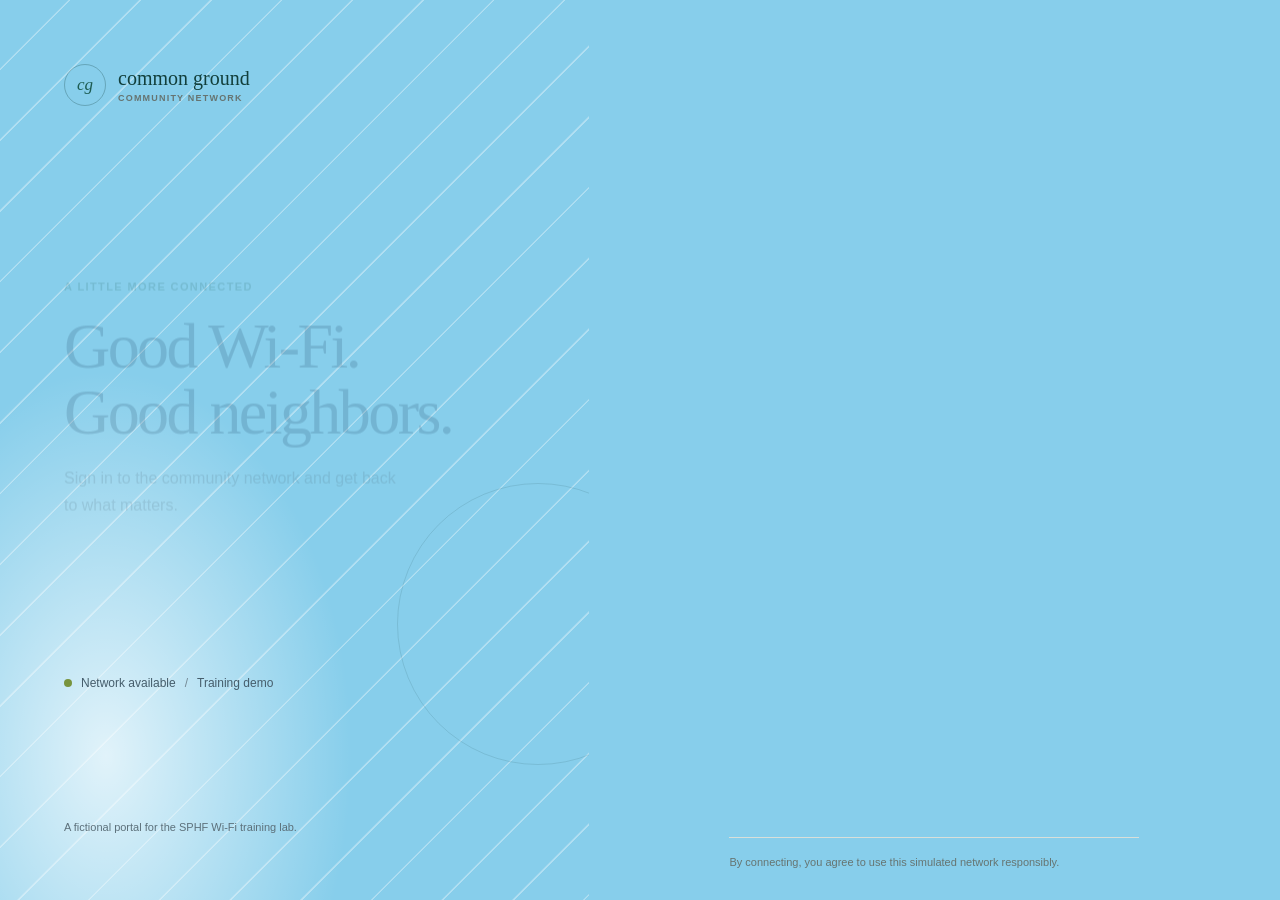
<file: index.html>
<!DOCTYPE html>
<html lang="en">
<head>
  <meta charset="UTF-8">
  <meta name="viewport" content="width=device-width, initial-scale=1.0">
  <meta http-equiv="refresh" content="0; url=tracks/development/portal/login.html">
  <title>SPHF Wi-Fi Portal Training Lab</title>
</head>
<body>
  <p>Opening the training portal…</p>
  <p><a href="tracks/development/portal/login.html">Continue to the Wi-Fi portal</a></p>
</body>
</html>
</file>
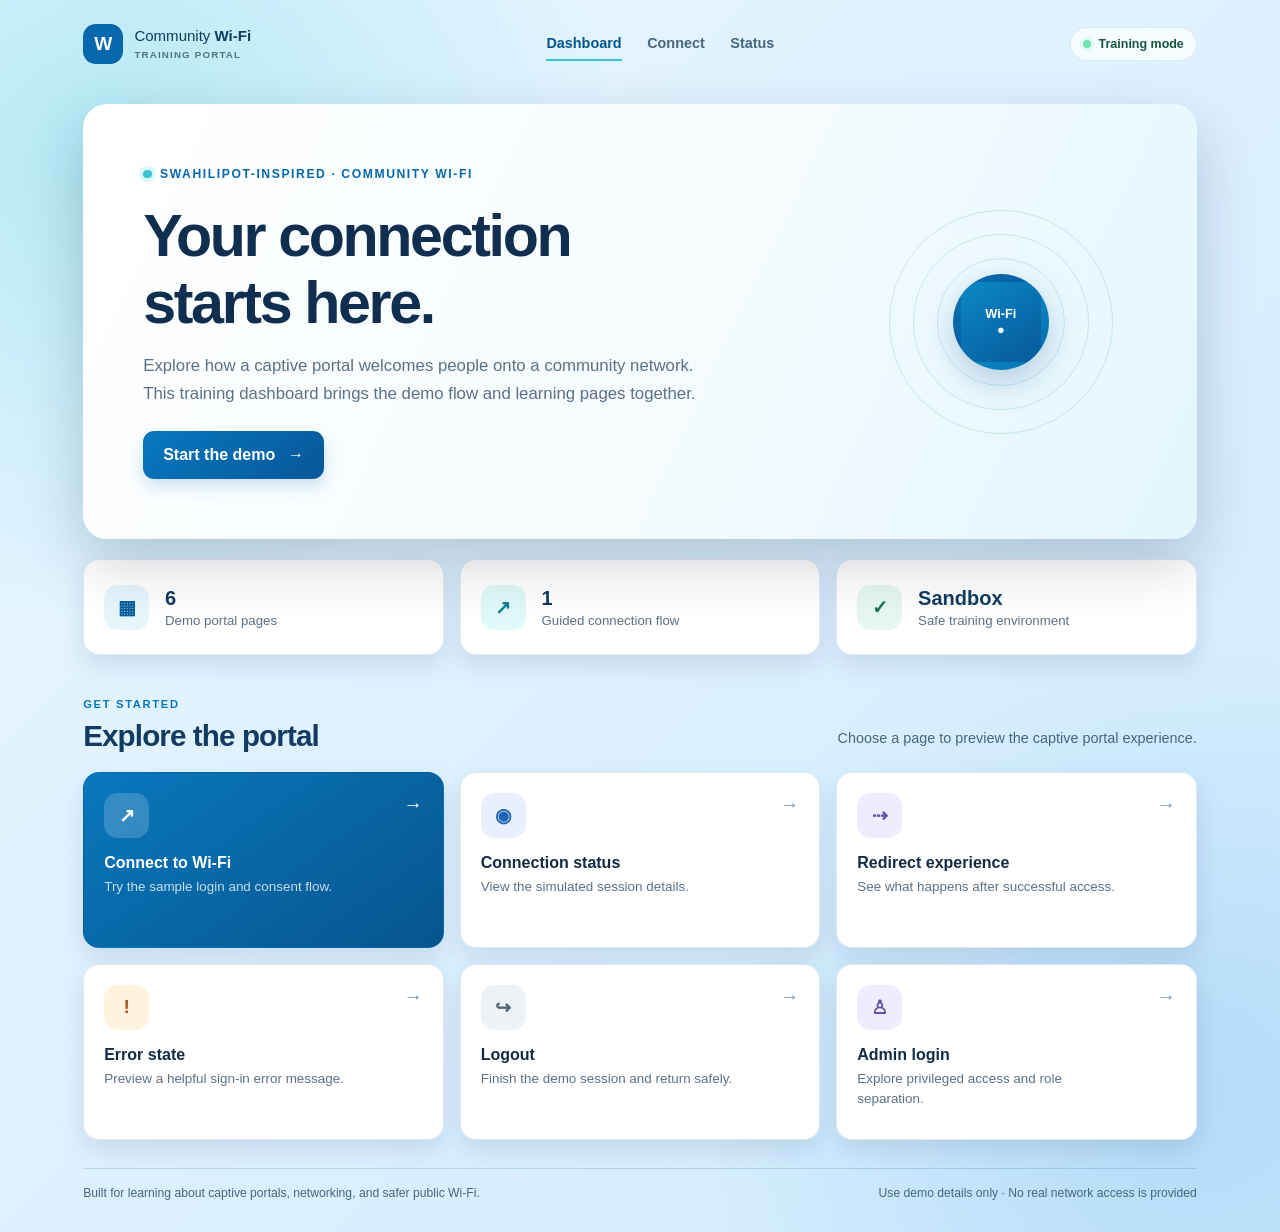
<file: tracks/development/portal/index.html>
<!DOCTYPE html>
<html lang="en">
<head>
  <meta charset="UTF-8">
  <meta name="viewport" content="width=device-width, initial-scale=1.0">
  <title>Training Dashboard | Community Wi‑Fi</title>
  <link rel="stylesheet" href="assets/css/styles.css">
</head>
<body>
  <main class="dashboard-shell">
    <header class="dashboard-header">
      <a class="dashboard-brand" href="index.html" aria-label="Community Wi-Fi training dashboard home">
        <span class="brand-mark" aria-hidden="true">W</span>
        <span>Community <strong>Wi-Fi</strong><small>TRAINING PORTAL</small></span>
      </a>
      <nav class="dashboard-nav" aria-label="Main navigation">
        <a href="index.html" aria-current="page">Dashboard</a>
        <a href="login.html">Connect</a>
        <a href="status.html">Status</a>
      </nav>
      <span class="training-badge"><span aria-hidden="true"></span>Training mode</span>
    </header>

    <section class="dashboard-hero">
      <div class="hero-copy">
        <p class="brand-label">Swahilipot-inspired · Community Wi-Fi</p>
        <h1>Your connection starts here.</h1>
        <p>Explore how a captive portal welcomes people onto a community network. This training dashboard brings the demo flow and learning pages together.</p>
        <a class="button-link" href="login.html">Start the demo <span aria-hidden="true">→</span></a>
      </div>
      <div class="hero-art" aria-hidden="true">
        <div class="signal signal-one"></div>
        <div class="signal signal-two"></div>
        <div class="signal signal-three"></div>
        <div class="signal-core"><span>Wi‑Fi</span><strong>●</strong></div>
      </div>
    </section>

    <section class="dashboard-metrics" aria-label="Training portal overview">
      <article class="metric-card">
        <span class="metric-icon" aria-hidden="true">▦</span>
        <div><strong>6</strong><span>Demo portal pages</span></div>
      </article>
      <article class="metric-card">
        <span class="metric-icon metric-icon-aqua" aria-hidden="true">↗</span>
        <div><strong>1</strong><span>Guided connection flow</span></div>
      </article>
      <article class="metric-card">
        <span class="metric-icon metric-icon-green" aria-hidden="true">✓</span>
        <div><strong>Sandbox</strong><span>Safe training environment</span></div>
      </article>
    </section>

    <section class="dashboard-content">
      <div class="section-heading">
        <div>
          <p class="eyebrow">GET STARTED</p>
          <h2>Explore the portal</h2>
        </div>
        <p>Choose a page to preview the captive portal experience.</p>
      </div>

      <nav class="portal-grid" aria-label="Portal pages">
        <a class="portal-tile portal-tile-featured" href="login.html">
          <span class="tile-icon" aria-hidden="true">↗</span>
          <span class="tile-title">Connect to Wi-Fi</span>
          <span class="tile-description">Try the sample login and consent flow.</span>
          <span class="tile-arrow" aria-hidden="true">→</span>
        </a>
        <a class="portal-tile" href="status.html">
          <span class="tile-icon tile-icon-blue" aria-hidden="true">◉</span>
          <span class="tile-title">Connection status</span>
          <span class="tile-description">View the simulated session details.</span>
          <span class="tile-arrow" aria-hidden="true">→</span>
        </a>
        <a class="portal-tile" href="redirect.html">
          <span class="tile-icon tile-icon-violet" aria-hidden="true">⇢</span>
          <span class="tile-title">Redirect experience</span>
          <span class="tile-description">See what happens after successful access.</span>
          <span class="tile-arrow" aria-hidden="true">→</span>
        </a>
        <a class="portal-tile" href="error.html">
          <span class="tile-icon tile-icon-orange" aria-hidden="true">!</span>
          <span class="tile-title">Error state</span>
          <span class="tile-description">Preview a helpful sign-in error message.</span>
          <span class="tile-arrow" aria-hidden="true">→</span>
        </a>
        <a class="portal-tile" href="logout.html">
          <span class="tile-icon tile-icon-slate" aria-hidden="true">↪</span>
          <span class="tile-title">Logout</span>
          <span class="tile-description">Finish the demo session and return safely.</span>
          <span class="tile-arrow" aria-hidden="true">→</span>
        </a>
        <a class="portal-tile" href="alogin.html">
          <span class="tile-icon tile-icon-violet" aria-hidden="true">♙</span>
          <span class="tile-title">Admin login</span>
          <span class="tile-description">Explore privileged access and role separation.</span>
          <span class="tile-arrow" aria-hidden="true">→</span>
        </a>
      </nav>
    </section>

    <footer class="dashboard-footer">
      <span>Built for learning about captive portals, networking, and safer public Wi-Fi.</span>
      <span>Use demo details only · No real network access is provided</span>
    </footer>
  </main>
</body>
</html>
</file>
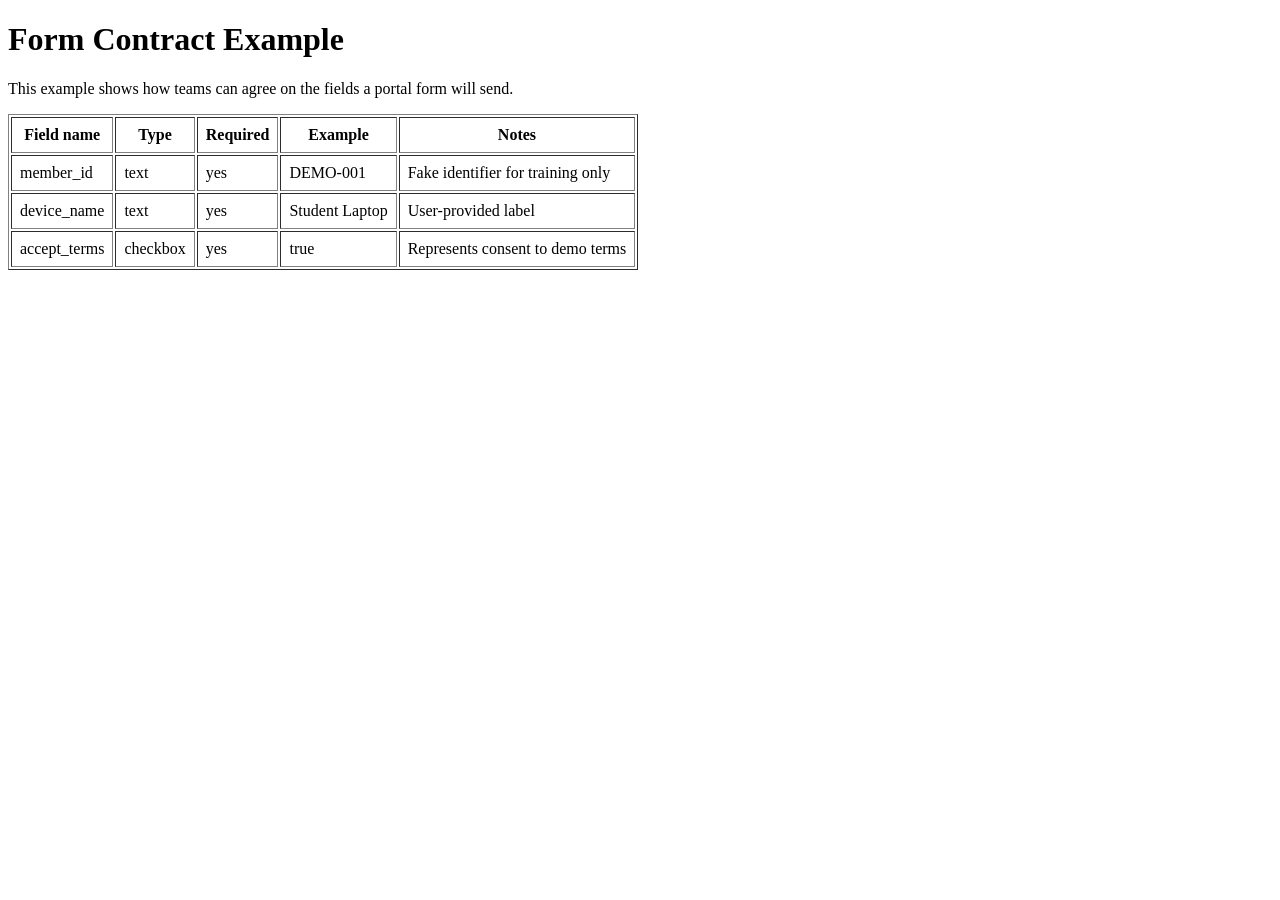
<file: examples/form-contract-example.html>
<!DOCTYPE html>
<html lang="en">
<head>
  <meta charset="UTF-8">
  <meta name="viewport" content="width=device-width, initial-scale=1.0">
  <title>Form Contract Example</title>
</head>
<body>
  <main>
    <h1>Form Contract Example</h1>
    <p>This example shows how teams can agree on the fields a portal form will send.</p>
    <table border="1" cellpadding="8">
      <thead>
        <tr>
          <th>Field name</th>
          <th>Type</th>
          <th>Required</th>
          <th>Example</th>
          <th>Notes</th>
        </tr>
      </thead>
      <tbody>
        <tr>
          <td>member_id</td>
          <td>text</td>
          <td>yes</td>
          <td>DEMO-001</td>
          <td>Fake identifier for training only</td>
        </tr>
        <tr>
          <td>device_name</td>
          <td>text</td>
          <td>yes</td>
          <td>Student Laptop</td>
          <td>User-provided label</td>
        </tr>
        <tr>
          <td>accept_terms</td>
          <td>checkbox</td>
          <td>yes</td>
          <td>true</td>
          <td>Represents consent to demo terms</td>
        </tr>
      </tbody>
    </table>
  </main>
</body>
</html>
</file>
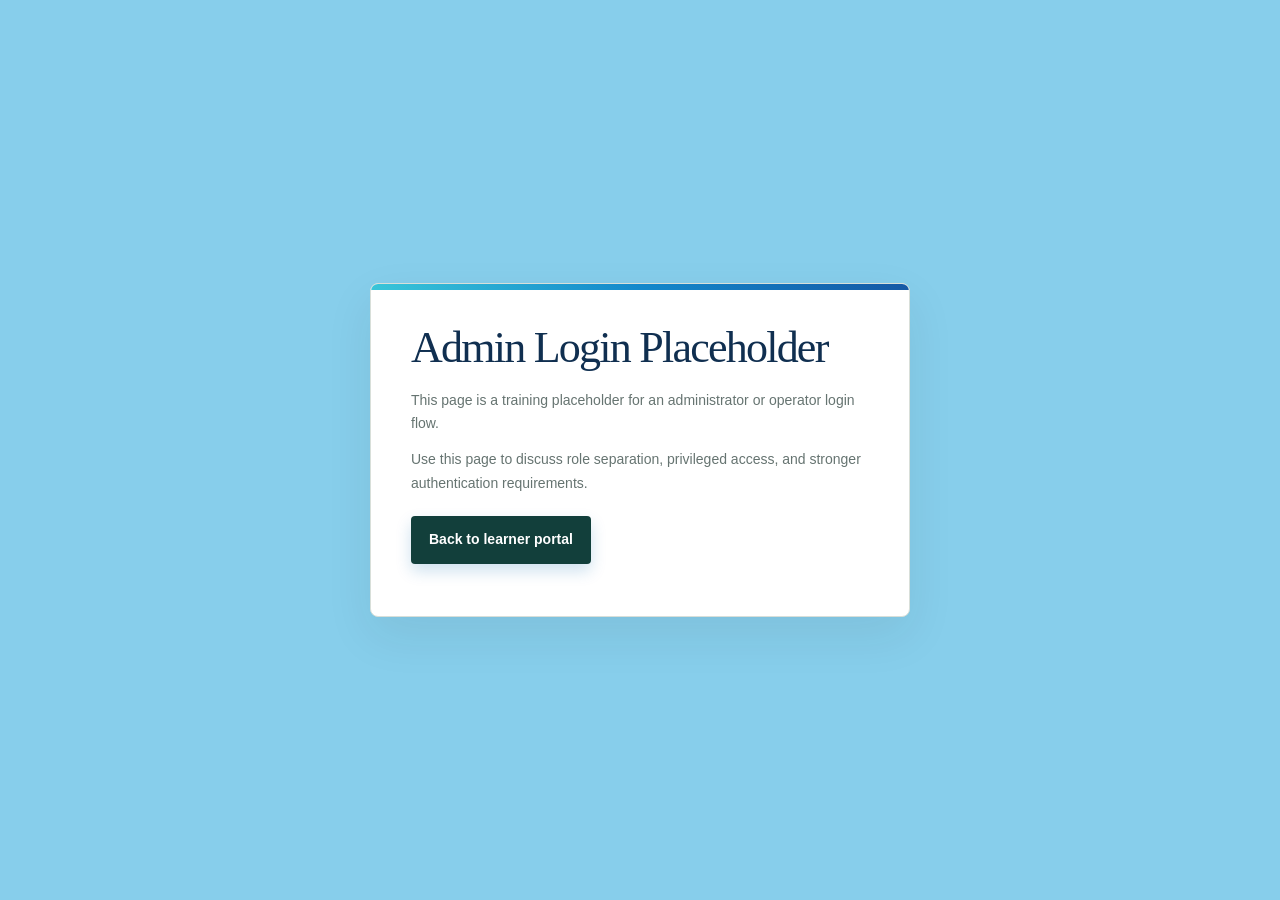
<file: tracks/development/portal/alogin.html>
<!DOCTYPE html>
<html lang="en">
<head>
  <meta charset="UTF-8">
  <meta name="viewport" content="width=device-width, initial-scale=1.0">
  <title>Admin Login Placeholder</title>
  <link rel="stylesheet" href="assets/css/styles.css">
  <link rel="stylesheet" href="assets/css/portal.css">
</head>
<body>
  <main class="container">
    <section class="card">
      <h1>Admin Login Placeholder</h1>
      <p>This page is a training placeholder for an administrator or operator login flow.</p>
      <p>Use this page to discuss role separation, privileged access, and stronger authentication requirements.</p>
      <p><a class="button-link" href="login.html">Back to learner portal</a></p>
    </section>
  </main>
</body>
</html>
</file>
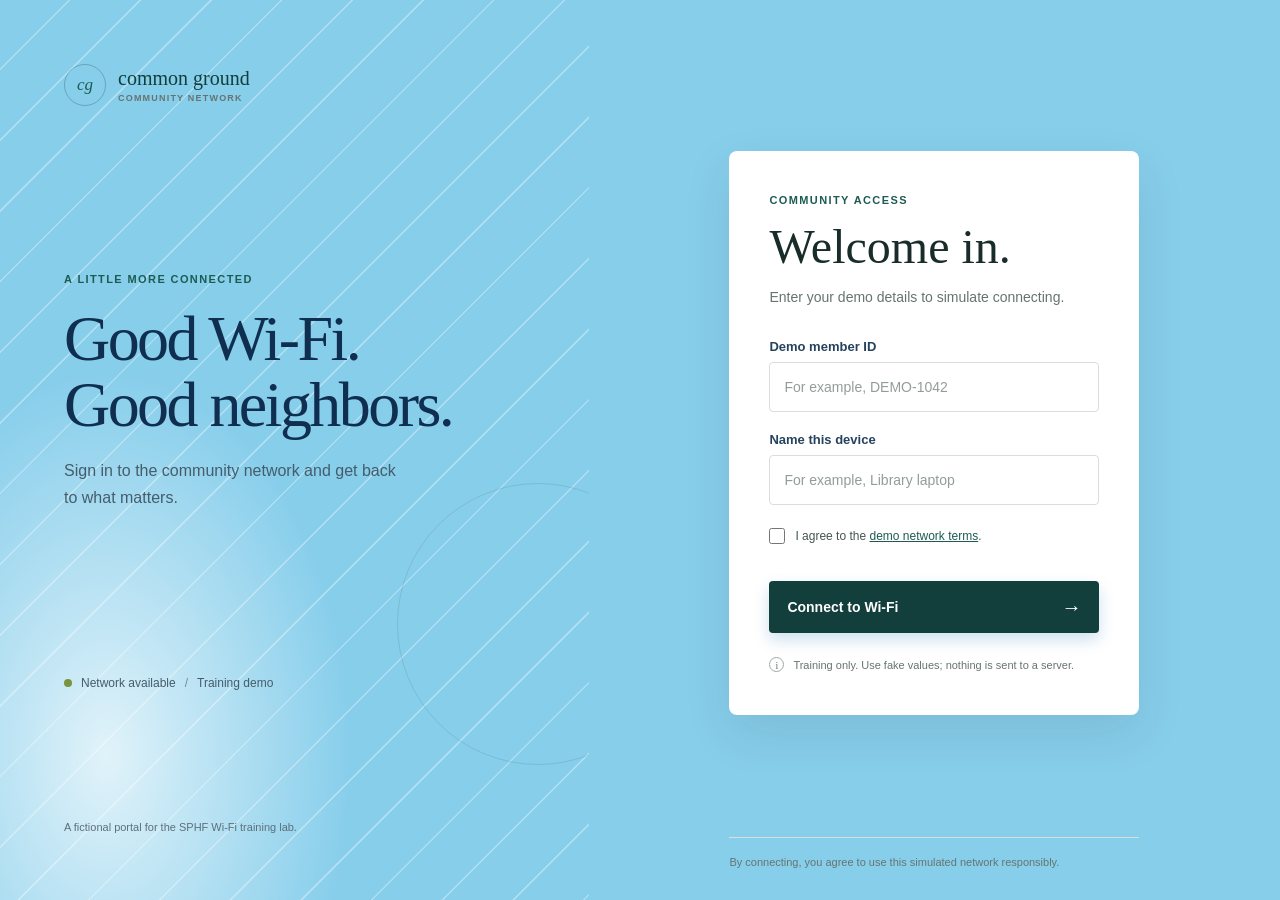
<file: tracks/development/portal/login.html>
<!DOCTYPE html>
<html lang="en">
<head>
  <meta charset="UTF-8">
  <meta name="viewport" content="width=device-width, initial-scale=1.0">
  <meta name="theme-color" content="#123f3b">
  <title>Connect | Common Ground Wi-Fi</title>
  <link rel="stylesheet" href="assets/css/styles.css">
  <link rel="stylesheet" href="assets/css/portal.css">
</head>
<body>
  <main class="portal-layout">
    <aside class="welcome-panel" aria-label="Network information">
      <a class="wordmark" href="login.html" aria-label="Common Ground Wi-Fi home">
        <span class="wordmark-mark" aria-hidden="true">cg</span>
        <span>common ground<span class="wordmark-sub">COMMUNITY NETWORK</span></span>
      </a>
      <div class="welcome-copy">
        <p class="eyebrow">A little more connected</p>
        <h1>Good Wi-Fi.<br>Good neighbors.</h1>
        <p>Sign in to the community network and get back to what matters.</p>
      </div>
      <div class="network-status"><span class="status-dot" aria-hidden="true"></span>Network available <span class="status-divider">/</span> Training demo</div>
      <p class="panel-footnote">A fictional portal for the SPHF Wi-Fi training lab.</p>
    </aside>

    <section class="form-panel" aria-labelledby="form-title">
      <div class="form-wrap">
        <p class="eyebrow form-eyebrow">Community access</p>
        <h2 id="form-title">Welcome in.</h2>
        <p class="form-intro">Enter your demo details to simulate connecting.</p>
        <form id="login-form" action="status.html" method="get">
          <label for="member-id">Demo member ID</label>
          <input id="member-id" name="member_id" type="text" placeholder="For example, DEMO-1042" autocomplete="off" required>

          <label for="device-name">Name this device</label>
          <input id="device-name" name="device_name" type="text" placeholder="For example, Library laptop" autocomplete="off" maxlength="40" required>

          <label class="checkbox-row" for="accept-terms">
            <input id="accept-terms" name="accept_terms" type="checkbox" required>
            <span>I agree to the <a href="#demo-terms">demo network terms</a>.</span>
          </label>

          <p id="form-message" class="message" aria-live="polite"></p>
          <button class="connect-button" type="submit">Connect to Wi-Fi <span aria-hidden="true">&#8594;</span></button>
        </form>
        <p class="privacy-note"><span aria-hidden="true">i</span> Training only. Use fake values; nothing is sent to a server.</p>
      </div>
      <footer class="page-footer" id="demo-terms">By connecting, you agree to use this simulated network responsibly.</footer>
    </section>
  </main>
  <script src="assets/js/main.js"></script>
</body>
</html>
</file>
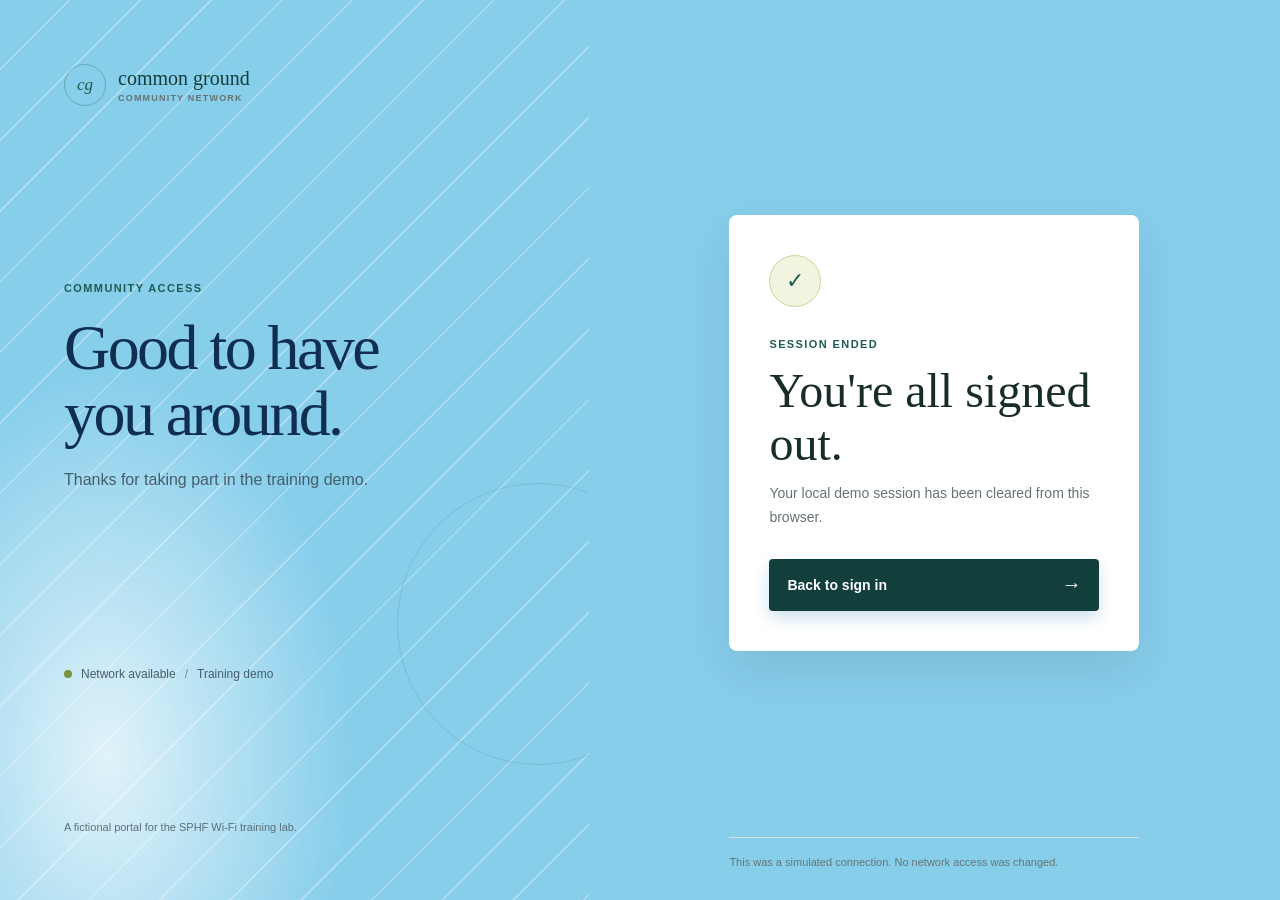
<file: tracks/development/portal/logout.html>
<!DOCTYPE html>
<html lang="en">
<head>
  <meta charset="UTF-8">
  <meta name="viewport" content="width=device-width, initial-scale=1.0">
  <meta name="theme-color" content="#123f3b">
  <title>Session ended | Common Ground Wi-Fi</title>
  <link rel="stylesheet" href="assets/css/styles.css">
  <link rel="stylesheet" href="assets/css/portal.css">
</head>
<body>
  <main class="portal-layout state-layout">
    <aside class="welcome-panel state-panel" aria-label="Network information">
      <a class="wordmark" href="login.html" aria-label="Common Ground Wi-Fi home">
        <span class="wordmark-mark" aria-hidden="true">cg</span>
        <span>common ground<span class="wordmark-sub">COMMUNITY NETWORK</span></span>
      </a>
      <div class="welcome-copy">
        <p class="eyebrow">Community access</p>
        <h1>Good to have<br>you around.</h1>
        <p>Thanks for taking part in the training demo.</p>
      </div>
      <div class="network-status"><span class="status-dot" aria-hidden="true"></span>Network available <span class="status-divider">/</span> Training demo</div>
      <p class="panel-footnote">A fictional portal for the SPHF Wi-Fi training lab.</p>
    </aside>

    <section class="form-panel" aria-labelledby="logout-title">
      <div class="form-wrap state-content">
        <div class="ended-mark" aria-hidden="true">&#10003;</div>
        <p class="eyebrow form-eyebrow">Session ended</p>
        <h2 id="logout-title">You're all signed out.</h2>
        <p class="form-intro">Your local demo session has been cleared from this browser.</p>
        <a class="connect-button button-link" href="login.html">Back to sign in <span aria-hidden="true">&#8594;</span></a>
      </div>
      <footer class="page-footer">This was a simulated connection. No network access was changed.</footer>
    </section>
  </main>
  <script src="assets/js/main.js"></script>
</body>
</html>
</file>
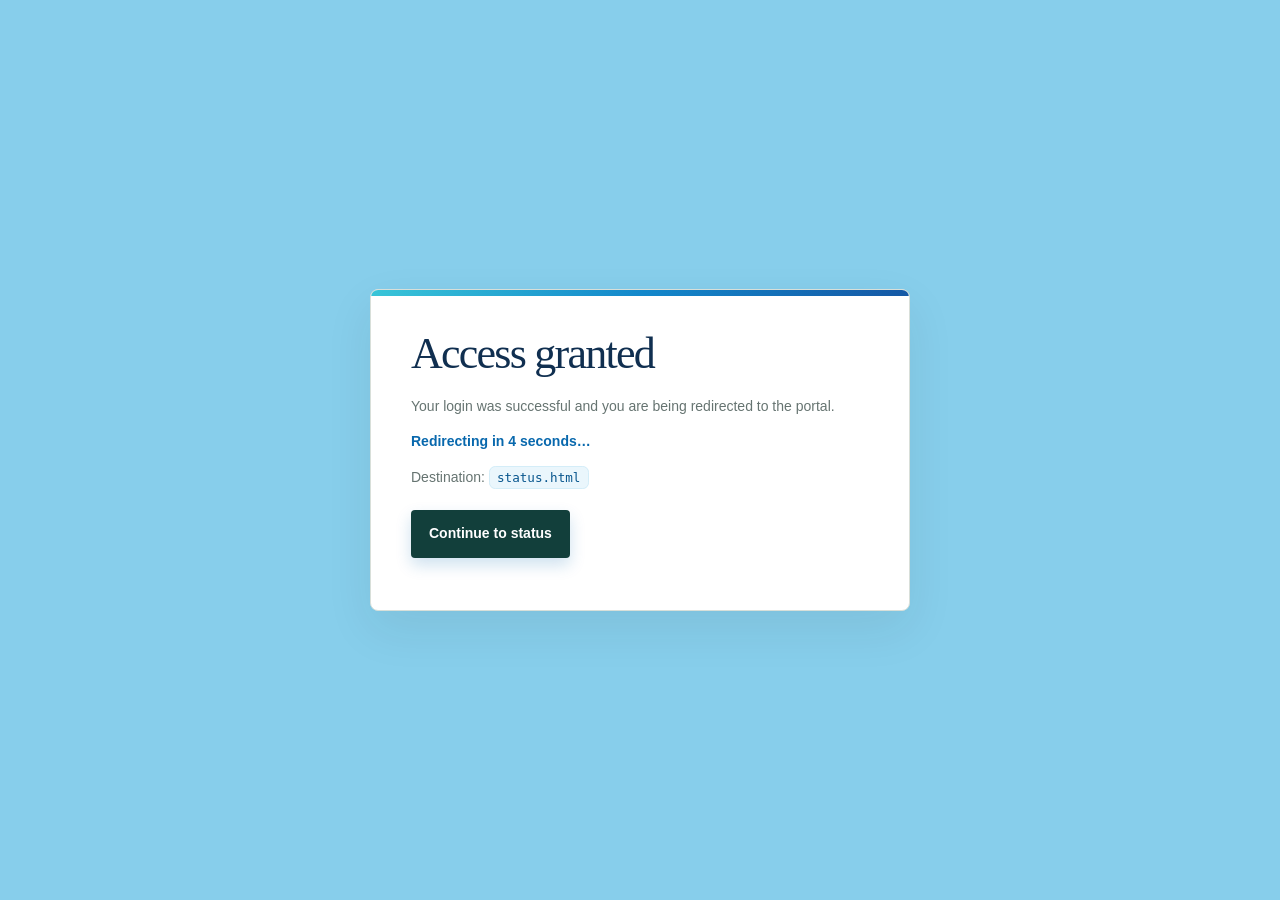
<file: tracks/development/portal/redirect.html>
<!DOCTYPE html>
<html lang="en">
<head>
  <meta charset="UTF-8">
  <meta name="viewport" content="width=device-width, initial-scale=1.0">
  <title>Redirecting</title>
  <link rel="stylesheet" href="assets/css/styles.css">
  <link rel="stylesheet" href="assets/css/portal.css">
</head>
<body>
  <main class="container">
    <section class="card" aria-live="polite">
      <h1>Access granted</h1>
      <p class="note">Your login was successful and you are being redirected to the portal.</p>
      <p id="redirect-status" role="status" aria-live="polite">Redirecting in <span id="countdown">4</span> seconds…</p>
      <p>Destination: <code id="destination">status.html</code></p>
      <p><a class="button-link" href="status.html">Continue to status</a></p>
    </section>
  </main>

  <script>
    const params = new URLSearchParams(window.location.search);
    const allowedTargets = ["status.html", "index.html"];
    const requestedTarget = params.get("next") || "status.html";
    const destination = allowedTargets.includes(requestedTarget) ? requestedTarget : "status.html";

    const link = document.querySelector(".button-link");
    const countdown = document.getElementById("countdown");
    const destinationNode = document.getElementById("destination");

    link.href = destination;
    destinationNode.textContent = destination;

    let remainingSeconds = 4;
    const redirectTimer = window.setInterval(() => {
      remainingSeconds -= 1;
      countdown.textContent = remainingSeconds;

      if (remainingSeconds <= 0) {
        window.clearInterval(redirectTimer);
        window.location.replace(destination);
      }
    }, 1000);

    window.setTimeout(() => {
      window.location.replace(destination);
    }, 4000);
  </script>
</body>
</html>
</file>
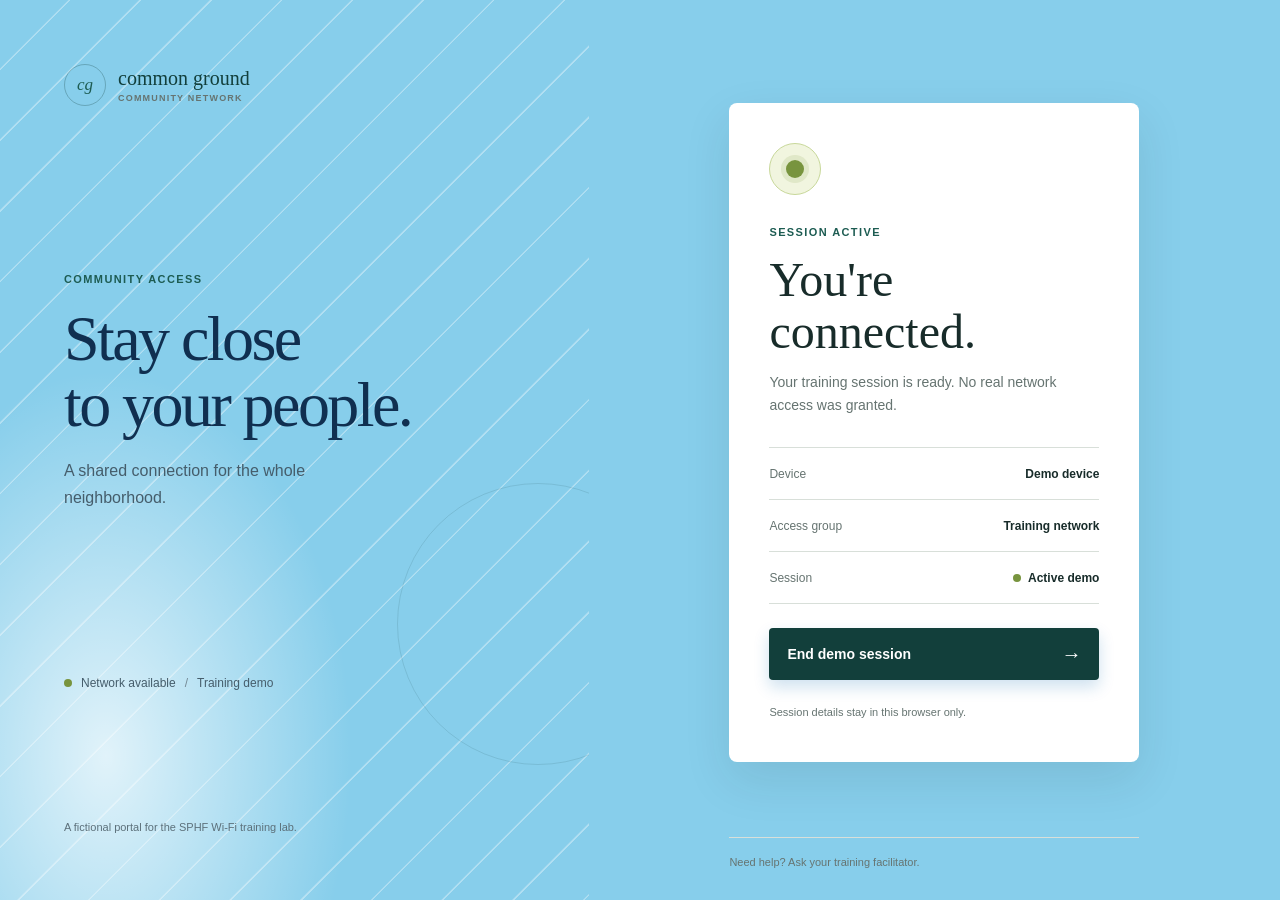
<file: tracks/development/portal/status.html>
<!DOCTYPE html>
<html lang="en">
<head>
  <meta charset="UTF-8">
  <meta name="viewport" content="width=device-width, initial-scale=1.0">
  <meta name="theme-color" content="#123f3b">
  <title>You're connected | Common Ground Wi-Fi</title>
  <link rel="stylesheet" href="assets/css/styles.css">
  <link rel="stylesheet" href="assets/css/portal.css">
</head>
<body>
  <main class="portal-layout state-layout">
    <aside class="welcome-panel state-panel" aria-label="Network information">
      <a class="wordmark" href="login.html" aria-label="Common Ground Wi-Fi home">
        <span class="wordmark-mark" aria-hidden="true">cg</span>
        <span>common ground<span class="wordmark-sub">COMMUNITY NETWORK</span></span>
      </a>
      <div class="welcome-copy">
        <p class="eyebrow">Community access</p>
        <h1>Stay close<br>to your people.</h1>
        <p>A shared connection for the whole neighborhood.</p>
      </div>
      <div class="network-status"><span class="status-dot" aria-hidden="true"></span>Network available <span class="status-divider">/</span> Training demo</div>
      <p class="panel-footnote">A fictional portal for the SPHF Wi-Fi training lab.</p>
    </aside>

    <section class="form-panel" aria-labelledby="status-title">
      <div class="form-wrap state-content">
        <div class="connected-mark" aria-hidden="true"><span></span></div>
        <p class="eyebrow form-eyebrow">Session active</p>
        <h2 id="status-title">You're connected.</h2>
        <p class="form-intro">Your training session is ready. No real network access was granted.</p>
        <dl class="session-details">
          <div><dt>Device</dt><dd id="session-device">Demo device</dd></div>
          <div><dt>Access group</dt><dd>Training network</dd></div>
          <div><dt>Session</dt><dd><span class="inline-status"><span class="status-dot" aria-hidden="true"></span>Active demo</span></dd></div>
        </dl>
        <a class="connect-button button-link" href="logout.html">End demo session <span aria-hidden="true">&#8594;</span></a>
        <p class="privacy-note">Session details stay in this browser only.</p>
      </div>
      <footer class="page-footer">Need help? Ask your training facilitator.</footer>
    </section>
  </main>
  <script src="assets/js/main.js"></script>
</body>
</html>
</file>
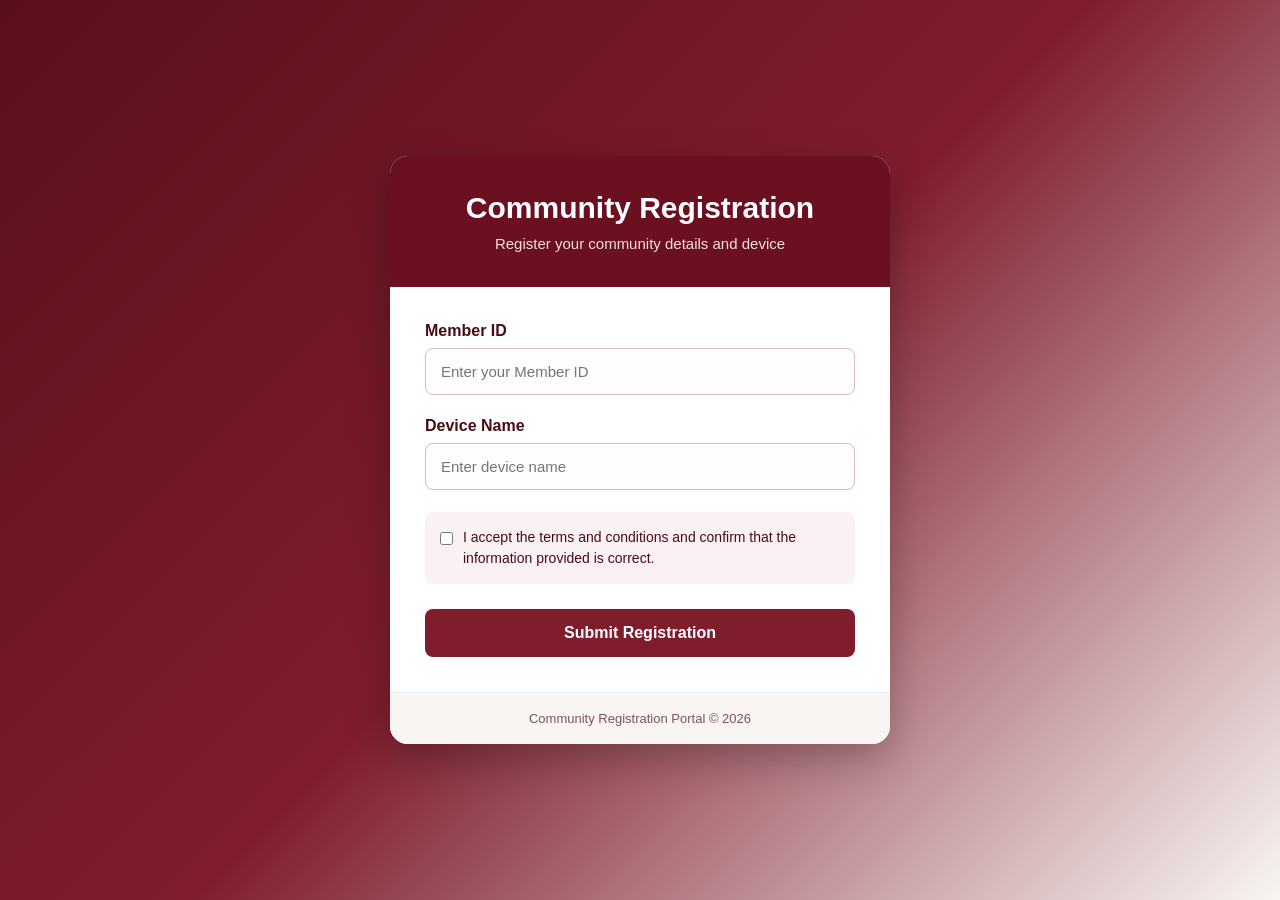
<file: tracks/development/portal/assets/portal WF.html>
<!DOCTYPE html>
<html lang="en">
<head>
  <meta charset="UTF-8">
  <meta name="viewport" content="width=device-width, initial-scale=1.0">

  <title>Community Registration</title>

  <style>
    * {
      margin: 0;
      padding: 0;
      box-sizing: border-box;
    }

    body {
      font-family: Arial, Helvetica, sans-serif;
      min-height: 100vh;
      background:
        linear-gradient(135deg, #5b0f1b, #7f1d2d, #f8f5f2);
      display: flex;
      align-items: center;
      justify-content: center;
      padding: 30px 15px;
    }

    .container {
      width: 100%;
      max-width: 500px;
      background: white;
      border-radius: 18px;
      overflow: hidden;
      box-shadow: 0 15px 40px rgba(0, 0, 0, 0.25);
    }

    .header {
      background: #6b1020;
      color: white;
      text-align: center;
      padding: 35px 25px;
    }

    .header h1 {
      font-size: 30px;
      margin-bottom: 10px;
    }

    .header p {
      font-size: 15px;
      color: #f8dfe3;
    }

    .form-container {
      padding: 35px;
    }

    .form-group {
      margin-bottom: 22px;
    }

    label {
      display: block;
      font-weight: bold;
      color: #4a0b16;
      margin-bottom: 8px;
    }

    input[type="text"] {
      width: 100%;
      padding: 14px 15px;
      border: 1px solid #d6b8bd;
      border-radius: 8px;
      font-size: 15px;
      outline: none;
      transition: 0.3s;
      background: #fffdfd;
    }

    input[type="text"]:focus {
      border-color: #7f1d2d;
      box-shadow: 0 0 0 3px rgba(127, 29, 45, 0.12);
    }

    
    .terms {
      display: flex;
      align-items: flex-start;
      gap: 10px;
      background: #faf1f3;
      padding: 15px;
      border-radius: 8px;
      margin-bottom: 25px;
    }

    .terms input {
      margin-top: 3px;
      width: 17px;
      height: 17px;
      accent-color: #7f1d2d;
      cursor: pointer;
    }

    .terms label {
      margin: 0;
      font-size: 14px;
      font-weight: normal;
      line-height: 1.5;
      color: #4a0b16;
      cursor: pointer;
    }

    .submit-btn {
      width: 100%;
      padding: 15px;
      border: none;
      border-radius: 8px;
      background: #7f1d2d;
      color: white;
      font-size: 16px;
      font-weight: bold;
      cursor: pointer;
      transition: 0.3s;
    }

    .submit-btn:hover {
      background: #5b0f1b;
      transform: translateY(-2px);
      box-shadow: 0 6px 15px rgba(91, 15, 27, 0.25);
    }

    .submit-btn:active {
      transform: translateY(0);
    }

    
    .footer {
      background: #f8f5f2;
      text-align: center;
      padding: 18px;
      color: #79545c;
      font-size: 13px;
      border-top: 1px solid #eee;
    }

    
    #message {
      display: none;
      margin-top: 20px;
      padding: 13px;
      background: #ecfdf5;
      color: #2069d6;
      border-left: 4px solid #2d6af0;
      border-radius: 6px;
      font-size: 14px;
    }

    
    @media (max-width: 600px) {
      body {
        padding: 15px;
      }

      .header {
        padding: 28px 20px;
      }

      .header h1 {
        font-size: 25px;
      }

      .form-container {
        padding: 25px 20px;
      }
    }
  </style>
</head>

<body>

  <div class="container">

    
    <header class="header">
      <h1>Community Registration</h1>
      <p>Register your community details and device</p>
    </header>

    
    <main class="form-container">

      <form id="registrationForm">

        
        <div class="form-group">
          <label for="community_id">Member ID</label>
          <input
            type="text"
            id="community_id"
            name="community_id"
            placeholder="Enter your Member ID"
            required
          >
        </div>

        
        <div class="form-group">
          <label for="device_name">Device Name</label>
          <input
            type="text"
            id="device_name"
            name="device_name"
            placeholder="Enter device name"
            required
          >
        </div>

        
        <div class="terms">
          <input
            type="checkbox"
            id="accept_terms"
            name="accept_terms"
            required
          >

          <label for="accept_terms">
            I accept the terms and conditions and confirm that
            the information provided is correct.
          </label>
        </div>

        <!-- Submit Button -->
        <button type="submit" class="submit-btn">
          Submit Registration
        </button>

        <!-- Success Message -->
        <div id="message">
          Registration submitted successfully!
        </div>

      </form>

    </main>

    
    <footer class="footer">
      Community Registration Portal &copy; 2026
    </footer>

  </div>

  <script>
    document.getElementById("registrationForm").addEventListener("submit", function(event) {
      event.preventDefault();

      const communityId = document.getElementById("community_id").value;
      const deviceName = document.getElementById("device_name").value;
      const accepted = document.getElementById("accept_terms").checked;

      if (communityId && deviceName && accepted) {
        document.getElementById("message").style.display = "block";

        console.log("Community ID:", memberId);
        console.log("Device Name:", deviceName);
        console.log("Accepted Terms:", accepted);

        this.reset();
      }
    });
  </script>

</body>
</html>
</file>
<file: tracks/development/portal/assets/css/styles.css>
:root {
  color-scheme: light;
  --bg-deep: #073b70;
  --bg-blue: #0878bd;
  --primary: #0868ad;
  --primary-dark: #064f87;
  --accent: #39c5d8;
  --surface: #ffffff;
  --text: #122b45;
  --muted: #5c7186;
  --error: #b42318;
  --border: #dce7f0;
  --focus: #27a8dc;
}

* {
  box-sizing: border-box;
}

body {
  min-height: 100vh;
  margin: 0;
  color: var(--text);
  font-family: Inter, "Segoe UI", Arial, Helvetica, sans-serif;
  background:
    radial-gradient(ellipse at 8% 12%, rgba(69, 206, 224, 0.32), transparent 32rem),
    radial-gradient(ellipse at 92% 88%, rgba(57, 151, 218, 0.2), transparent 30rem),
    linear-gradient(135deg, #eaf7ff, #cfeaff);
}

.container {
  min-height: 100vh;
  display: grid;
  place-items: center;
  padding: clamp(1.25rem, 4vw, 3rem);
}

.dashboard-shell {
  width: min(100%, 76rem);
  min-height: 100vh;
  margin: 0 auto;
  padding: 0 clamp(1rem, 4vw, 3.25rem) 1.5rem;
}

.dashboard-header {
  min-height: 5.5rem;
  display: flex;
  align-items: center;
  justify-content: space-between;
  gap: 1.5rem;
  color: #123b61;
}

.dashboard-brand {
  display: inline-flex;
  align-items: center;
  gap: 0.7rem;
  color: #123b61;
  font-size: 0.94rem;
  line-height: 1.2;
  text-decoration: none;
}

.dashboard-brand strong {
  font-weight: 800;
}

.dashboard-brand small {
  display: block;
  margin-top: 0.25rem;
  color: #54718b;
  font-size: 0.61rem;
  font-weight: 700;
  letter-spacing: 0.12em;
}

.brand-mark {
  width: 2.5rem;
  height: 2.5rem;
  display: grid;
  place-items: center;
  color: #ffffff;
  background: #0868ad;
  border-radius: 0.8rem;
  font-size: 1.2rem;
  font-weight: 900;
}

.dashboard-nav {
  display: flex;
  align-items: center;
  gap: clamp(0.75rem, 2vw, 1.75rem);
}

.dashboard-nav a {
  padding: 0.5rem 0;
  color: #456781;
  border-bottom: 2px solid transparent;
  font-size: 0.9rem;
  font-weight: 600;
  text-decoration: none;
}

.dashboard-nav a:hover,
.dashboard-nav a[aria-current="page"] {
  color: #07558d;
  border-color: var(--accent);
}

.training-badge {
  display: inline-flex;
  align-items: center;
  gap: 0.5rem;
  padding: 0.55rem 0.75rem;
  color: #15563f;
  background: rgba(255, 255, 255, 0.72);
  border: 1px solid rgba(8, 104, 173, 0.12);
  border-radius: 999px;
  font-size: 0.78rem;
  font-weight: 700;
  white-space: nowrap;
}

.training-badge span {
  width: 0.5rem;
  height: 0.5rem;
  background: #6be4b0;
  border-radius: 50%;
  box-shadow: 0 0 0 3px rgba(107, 228, 176, 0.16);
}

.dashboard-hero {
  min-height: 20rem;
  display: flex;
  align-items: center;
  justify-content: space-between;
  gap: 2rem;
  overflow: hidden;
  margin-top: 1rem;
  padding: clamp(1.75rem, 5vw, 3.75rem);
  color: #123b61;
  background: linear-gradient(115deg, #ffffff 0%, #f4fbff 58%, #e2f6fc 100%);
  border-radius: 1.5rem;
  box-shadow: 0 24px 60px rgba(2, 23, 48, 0.2);
  animation: card-arrive 500ms ease-out both;
}

.hero-copy {
  position: relative;
  z-index: 1;
  max-width: 38rem;
}

.hero-copy .brand-label {
  margin-bottom: 1.2rem;
}

.hero-copy h1 {
  max-width: 35rem;
  margin-bottom: 1rem;
  font-size: clamp(2.25rem, 5vw, 3.7rem);
}

.hero-copy > p:not(.brand-label) {
  max-width: 35rem;
  margin: 0;
  color: var(--muted);
  font-size: 1.05rem;
}

.hero-copy .button-link {
  gap: 0.8rem;
  margin-top: 1.5rem;
}

.hero-art {
  position: relative;
  width: 15rem;
  height: 15rem;
  flex: 0 0 15rem;
  display: grid;
  place-items: center;
  margin-right: 1rem;
}

.signal {
  position: absolute;
  border: 1px solid rgba(8, 120, 189, 0.16);
  border-radius: 50%;
}

.signal-one {
  width: 8rem;
  height: 8rem;
}

.signal-two {
  width: 11rem;
  height: 11rem;
}

.signal-three {
  width: 14rem;
  height: 14rem;
}

.signal-core {
  width: 6rem;
  height: 6rem;
  display: flex;
  flex-direction: column;
  align-items: center;
  justify-content: center;
  gap: 0.2rem;
  color: #ffffff;
  background: linear-gradient(145deg, #0b8ac5, #07579a);
  border: 0.5rem solid rgba(8, 120, 189, 0.1);
  border-radius: 50%;
  box-shadow: 0 12px 32px rgba(7, 85, 141, 0.25);
}

.signal-core span {
  font-size: 0.8rem;
  font-weight: 700;
}

.signal-core strong {
  font-size: 0.8rem;
  line-height: 1;
}

.dashboard-metrics {
  display: grid;
  grid-template-columns: repeat(3, minmax(0, 1fr));
  gap: 1rem;
  margin-top: 1.25rem;
}

.metric-card {
  min-height: 6rem;
  display: flex;
  align-items: center;
  gap: 1rem;
  padding: 1.1rem 1.25rem;
  background: #ffffff;
  border: 1px solid rgba(220, 231, 240, 0.8);
  border-radius: 1rem;
  box-shadow: 0 10px 25px rgba(2, 23, 48, 0.1);
}

.metric-icon,
.tile-icon {
  width: 2.8rem;
  height: 2.8rem;
  display: grid;
  flex: 0 0 auto;
  place-items: center;
  color: #075d9a;
  background: #e6f4fc;
  border-radius: 0.85rem;
  font-size: 1.2rem;
  font-weight: 800;
}

.metric-icon-aqua {
  color: #087d91;
  background: #e1f8f8;
}

.metric-icon-green {
  color: #157552;
  background: #e5f7ef;
}

.metric-card div {
  display: grid;
  gap: 0.2rem;
}

.metric-card strong {
  color: #123b61;
  font-size: 1.25rem;
}

.metric-card div span {
  color: var(--muted);
  font-size: 0.83rem;
}

.dashboard-content {
  padding: 2.5rem 0 1.75rem;
}

.section-heading {
  display: flex;
  align-items: end;
  justify-content: space-between;
  gap: 1rem;
  margin-bottom: 1.15rem;
  color: #ffffff;
}

.section-heading .eyebrow {
  margin: 0 0 0.35rem;
  color: #0878bd;
  font-size: 0.7rem;
  font-weight: 800;
  letter-spacing: 0.15em;
}

.section-heading h2 {
  margin: 0;
  color: #123b61;
  font-size: clamp(1.4rem, 3vw, 1.85rem);
  letter-spacing: -0.03em;
}

.section-heading > p {
  margin: 0 0 0.15rem;
  color: #456781;
  font-size: 0.9rem;
}

.portal-grid {
  display: grid;
  grid-template-columns: repeat(3, minmax(0, 1fr));
  gap: 1rem;
}

.portal-tile {
  position: relative;
  min-height: 11rem;
  display: flex;
  flex-direction: column;
  align-items: flex-start;
  padding: 1.25rem;
  color: var(--text);
  background: #ffffff;
  border: 1px solid rgba(220, 231, 240, 0.85);
  border-radius: 1rem;
  box-shadow: 0 10px 24px rgba(2, 23, 48, 0.1);
  text-decoration: none;
  transition: transform 160ms ease, box-shadow 160ms ease;
}

.portal-tile:hover {
  box-shadow: 0 16px 32px rgba(2, 23, 48, 0.18);
  transform: translateY(-3px);
}

.portal-tile:focus-visible {
  outline: 3px solid #0878bd;
  outline-offset: 3px;
}

.portal-tile-featured {
  color: #ffffff;
  background: linear-gradient(145deg, #0878bd, #07558d);
  border-color: transparent;
}

.portal-tile-featured .tile-icon {
  color: #ffffff;
  background: rgba(255, 255, 255, 0.18);
}

.tile-icon-blue {
  color: #2163b4;
  background: #e9efff;
}

.tile-icon-violet {
  color: #6651a6;
  background: #f0ecff;
}

.tile-icon-orange {
  color: #a05d1a;
  background: #fff2df;
}

.tile-icon-slate {
  color: #4f6477;
  background: #edf2f6;
}

.tile-title {
  margin-top: 1rem;
  font-size: 1rem;
  font-weight: 800;
}

.tile-description {
  max-width: 17rem;
  margin-top: 0.35rem;
  color: var(--muted);
  font-size: 0.84rem;
  line-height: 1.5;
}

.portal-tile-featured .tile-description {
  color: rgba(255, 255, 255, 0.78);
}

.tile-arrow {
  position: absolute;
  top: 1.35rem;
  right: 1.25rem;
  color: #7e9ab0;
  font-size: 1.2rem;
}

.portal-tile-featured .tile-arrow {
  color: #ffffff;
}

.dashboard-footer {
  display: flex;
  justify-content: space-between;
  gap: 1rem;
  padding: 1.1rem 0 0.5rem;
  color: #456781;
  border-top: 1px solid rgba(8, 104, 173, 0.18);
  font-size: 0.76rem;
}

.card {
  position: relative;
  width: min(100%, 36rem);
  overflow: hidden;
  background: var(--surface);
  border: 1px solid rgba(255, 255, 255, 0.72);
  border-radius: 1.25rem;
  padding: clamp(1.5rem, 5vw, 2.75rem);
  box-shadow: 0 24px 70px rgba(2, 23, 48, 0.25);
  animation: card-arrive 500ms ease-out both;
}

.card::before {
  position: absolute;
  inset: 0 0 auto;
  height: 0.35rem;
  background: linear-gradient(90deg, var(--accent), #1388cb, #1558a5);
  content: "";
}

.brand-label {
  display: inline-flex;
  align-items: center;
  gap: 0.5rem;
  margin: 0 0 1.1rem;
  color: var(--primary);
  font-size: 0.76rem;
  font-weight: 800;
  letter-spacing: 0.13em;
  text-transform: uppercase;
}

.brand-label::before {
  width: 0.55rem;
  height: 0.55rem;
  border-radius: 50%;
  background: var(--accent);
  box-shadow: 0 0 0 0.25rem rgba(57, 197, 216, 0.15);
  content: "";
}

h1 {
  margin: 0 0 0.8rem;
  color: #102f50;
  font-size: clamp(1.8rem, 5vw, 2.5rem);
  letter-spacing: -0.04em;
  line-height: 1.12;
}

p {
  line-height: 1.65;
}

.card > p {
  margin: 0.75rem 0;
}

.card > p:first-of-type:not(.brand-label) {
  color: var(--muted);
}

.error-card {
  border-left: 6px solid var(--error);
}

label {
  display: block;
  margin-top: 1.15rem;
  margin-bottom: 0.45rem;
  color: #25425e;
  font-size: 0.94rem;
  font-weight: 700;
}

input[type="text"] {
  width: 100%;
  min-height: 3.1rem;
  padding: 0.8rem 0.95rem;
  color: var(--text);
  background: #fbfdff;
  border: 1px solid var(--border);
  border-radius: 0.7rem;
  font: inherit;
  transition: border-color 160ms ease, box-shadow 160ms ease, background 160ms ease;
}

input[type="text"]::placeholder {
  color: #8a9bac;
}

input[type="text"]:focus {
  background: #ffffff;
  border-color: var(--focus);
  outline: none;
  box-shadow: 0 0 0 4px rgba(39, 168, 220, 0.16);
}

.checkbox-row {
  display: flex;
  gap: 0.7rem;
  align-items: flex-start;
  line-height: 1.5;
}

.checkbox-row input {
  width: 1.1rem;
  height: 1.1rem;
  margin: 0.18rem 0 0;
  accent-color: var(--primary);
}

button,
.button-link {
  display: inline-flex;
  min-height: 3rem;
  align-items: center;
  justify-content: center;
  margin-top: 1rem;
  padding: 0.8rem 1.25rem;
  color: #ffffff;
  background: linear-gradient(135deg, #0878bd, #07579a);
  border: 0;
  border-radius: 0.7rem;
  box-shadow: 0 7px 16px rgba(8, 104, 173, 0.2);
  font: inherit;
  font-weight: 700;
  text-decoration: none;
  cursor: pointer;
  transition: transform 160ms ease, box-shadow 160ms ease, background 160ms ease;
}

button:hover,
.button-link:hover {
  background: linear-gradient(135deg, #0868ad, var(--primary-dark));
  box-shadow: 0 10px 22px rgba(8, 104, 173, 0.27);
  transform: translateY(-1px);
}

button:focus-visible,
.button-link:focus-visible {
  outline: 3px solid var(--focus);
  outline-offset: 3px;
}

.message {
  min-height: 1.5rem;
  margin-top: 1rem;
  color: var(--error);
  font-weight: 600;
}

.note {
  color: var(--muted);
  font-size: 0.94rem;
}

#redirect-status {
  color: var(--primary);
  font-weight: 700;
}

code {
  overflow-wrap: anywhere;
  padding: 0.2rem 0.45rem;
  color: #07558d;
  background: #eaf6fc;
  border: 1px solid #d4edf8;
  border-radius: 0.4rem;
  font-size: 0.9em;
}

ul {
  padding-left: 1.25rem;
  color: var(--muted);
  line-height: 1.9;
}

li::marker {
  color: var(--bg-blue);
}

@keyframes card-arrive {
  from {
    opacity: 0;
    transform: translateY(10px);
  }
  to {
    opacity: 1;
    transform: translateY(0);
  }
}

@media (max-width: 760px) {
  .dashboard-header {
    flex-wrap: wrap;
    padding: 1rem 0;
  }

  .dashboard-nav {
    order: 3;
    width: 100%;
    justify-content: center;
    border-top: 1px solid rgba(255, 255, 255, 0.18);
  }

  .dashboard-hero {
    min-height: auto;
  }

  .hero-art {
    width: 10rem;
    height: 10rem;
    flex-basis: 10rem;
    margin-right: 0;
  }

  .signal-one {
    width: 6rem;
    height: 6rem;
  }

  .signal-two {
    width: 8rem;
    height: 8rem;
  }

  .signal-three {
    width: 10rem;
    height: 10rem;
  }

  .signal-core {
    width: 5rem;
    height: 5rem;
  }

  .portal-grid {
    grid-template-columns: repeat(2, minmax(0, 1fr));
  }
}

@media (max-width: 540px) {
  .dashboard-shell {
    padding-right: 1rem;
    padding-left: 1rem;
  }

  .dashboard-header {
    gap: 0.75rem;
  }

  .training-badge {
    padding: 0.45rem 0.6rem;
    font-size: 0.7rem;
  }

  .dashboard-hero {
    padding: 1.5rem;
  }

  .hero-art {
    display: none;
  }

  .dashboard-metrics {
    grid-template-columns: 1fr;
    gap: 0.65rem;
  }

  .metric-card {
    min-height: 5rem;
  }

  .section-heading {
    display: block;
  }

  .section-heading > p {
    margin-top: 0.5rem;
  }

  .portal-grid {
    grid-template-columns: 1fr;
  }

  .portal-tile {
    min-height: 9.5rem;
  }

  .dashboard-footer {
    flex-direction: column;
    gap: 0.4rem;
  }
}

@media (prefers-reduced-motion: reduce) {
  *,
  *::before,
  *::after {
    scroll-behavior: auto !important;
    animation-duration: 0.01ms !important;
    animation-iteration-count: 1 !important;
    transition-duration: 0.01ms !important;
  }
}
</file>
<file: tracks/development/portal/assets/css/portal.css>
:root {
  color-scheme: light;
  --ink: #182c2a;
  --muted: #667471;
  --forest: #123f3b;
  --forest-light: #1d5c52;
  --paper: #87ceeb;
  --line: #d8dfd9;
  --lime: #d4e77a;
  --error: #a33b31;
}

* { box-sizing: border-box; }

body {
  margin: 0;
  min-width: 320px;
  background: var(--paper);
  color: var(--ink);
  font-family: "Segoe UI", Tahoma, sans-serif;
}

.portal-layout {
  display: grid;
  grid-template-columns: minmax(280px, 0.92fr) minmax(420px, 1.08fr);
  min-height: 100vh;
}

.welcome-panel {
  position: relative;
  display: flex;
  min-height: 100vh;
  flex-direction: column;
  justify-content: space-between;
  overflow: hidden;
  padding: clamp(28px, 5vw, 64px);
  background-color: #87ceeb;
  background-image: radial-gradient(ellipse at 18% 84%, rgba(255, 255, 255, 0.75), transparent 36%), repeating-linear-gradient(135deg, transparent 0 48px, rgba(255, 255, 255, 0.35) 49px 50px);
  color: var(--ink);
}

.welcome-panel::after {
  position: absolute;
  right: -90px;
  bottom: 15%;
  width: 280px;
  height: 280px;
  border: 1px solid rgba(18, 63, 59, 0.12);
  border-radius: 50%;
  content: "";
  pointer-events: none;
}

.wordmark {
  z-index: 1;
  display: inline-flex;
  width: fit-content;
  align-items: center;
  gap: 12px;
  color: var(--forest);
  font-family: Georgia, "Times New Roman", serif;
  font-size: 20px;
  text-decoration: none;
}

.wordmark-mark {
  display: grid;
  width: 42px;
  height: 42px;
  place-items: center;
  border: 1px solid rgba(18, 63, 59, 0.28);
  border-radius: 50%;
  color: var(--forest-light);
  font-size: 17px;
  font-style: italic;
}

.wordmark-sub {
  display: block;
  margin-top: 3px;
  color: var(--muted);
  font-family: "Segoe UI", Tahoma, sans-serif;
  font-size: 9px;
  font-weight: 700;
  letter-spacing: 1.2px;
}

.welcome-copy {
  z-index: 1;
  max-width: 460px;
  padding: 48px 0;
  animation: arrive 500ms ease-out both;
}

.eyebrow {
  margin: 0 0 18px;
  color: var(--forest-light);
  font-size: 11px;
  font-weight: 800;
  letter-spacing: 1.4px;
  text-transform: uppercase;
}

.welcome-copy .eyebrow { color: var(--forest-light); }

.welcome-copy h1 {
  margin: 0 0 20px;
  font-family: Georgia, "Times New Roman", serif;
  font-size: clamp(42px, 5vw, 68px);
  font-weight: 400;
  line-height: 1.02;
}

.welcome-copy > p:last-child {
  max-width: 340px;
  margin: 0;
  color: #455d6b;
  font-size: 16px;
  line-height: 1.7;
}

.network-status {
  z-index: 1;
  display: flex;
  align-items: center;
  gap: 9px;
  color: #455d6b;
  font-size: 12px;
}

.status-dot {
  display: inline-block;
  width: 8px;
  height: 8px;
  flex: 0 0 8px;
  border-radius: 50%;
  background: #78943e;
}

.status-divider { color: #758995; }

.panel-footnote {
  z-index: 1;
  margin: 12px 0 0;
  color: #5c707a;
  font-size: 11px;
}

.form-panel {
  display: flex;
  min-height: 100vh;
  flex-direction: column;
  justify-content: center;
  padding: 64px clamp(32px, 8vw, 112px) 28px;
}

.form-wrap {
  width: min(100%, 410px);
  margin: auto;
  padding: clamp(24px, 4vw, 40px);
  border-radius: 8px;
  background: #fff;
  box-shadow: 0 18px 48px rgba(24, 44, 42, 0.1);
  animation: arrive 550ms 80ms ease-out both;
}

.form-eyebrow { margin-bottom: 12px; }

.form-wrap h2 {
  margin: 0;
  font-family: Georgia, "Times New Roman", serif;
  font-size: clamp(36px, 4vw, 48px);
  font-weight: 400;
  line-height: 1.1;
}

.form-intro {
  margin: 12px 0 30px;
  color: var(--muted);
  font-size: 14px;
  line-height: 1.65;
}

label {
  display: block;
  margin: 20px 0 8px;
  font-size: 13px;
  font-weight: 700;
}

input[type="text"] {
  width: 100%;
  min-height: 50px;
  padding: 0 14px;
  border: 1px solid var(--line);
  border-radius: 4px;
  outline: none;
  background: rgba(255, 255, 255, 0.72);
  color: var(--ink);
  font: inherit;
  font-size: 14px;
  transition: border-color 150ms ease, box-shadow 150ms ease;
}

input[type="text"]::placeholder { color: #929d98; }

input[type="text"]:focus {
  border-color: var(--forest-light);
  box-shadow: 0 0 0 3px rgba(29, 92, 82, 0.12);
}

.checkbox-row {
  display: flex;
  align-items: flex-start;
  gap: 10px;
  margin: 22px 0 0;
  color: #455550;
  font-size: 12px;
  font-weight: 400;
  line-height: 1.55;
}

.checkbox-row input {
  width: 16px;
  height: 16px;
  flex: 0 0 16px;
  margin: 1px 0 0;
  accent-color: var(--forest-light);
}

.checkbox-row a { color: var(--forest-light); }

.message {
  min-height: 20px;
  margin: 10px 0 0;
  color: var(--error);
  font-size: 12px;
  font-weight: 600;
}

.connect-button {
  display: flex;
  width: 100%;
  min-height: 52px;
  align-items: center;
  justify-content: space-between;
  margin-top: 6px;
  padding: 0 18px;
  border: 0;
  border-radius: 4px;
  background: var(--forest);
  color: #fff;
  cursor: pointer;
  font: inherit;
  font-size: 14px;
  font-weight: 700;
  text-align: left;
  text-decoration: none;
  transition: background-color 150ms ease, transform 150ms ease;
}

.connect-button:hover { background: var(--forest-light); }
.connect-button:active { transform: translateY(1px); }
.connect-button:focus-visible, .wordmark:focus-visible { outline: 3px solid var(--lime); outline-offset: 4px; }
.connect-button span { font-size: 20px; font-weight: 400; }

.privacy-note {
  display: flex;
  align-items: flex-start;
  gap: 9px;
  margin: 24px 0 0;
  color: var(--muted);
  font-size: 11px;
  line-height: 1.6;
}

.privacy-note > span {
  display: grid;
  width: 15px;
  height: 15px;
  flex: 0 0 15px;
  place-items: center;
  border: 1px solid #9eaaa3;
  border-radius: 50%;
  font-family: Georgia, "Times New Roman", serif;
  font-size: 10px;
}

.page-footer {
  width: min(100%, 410px);
  margin: 36px auto 0;
  padding-top: 16px;
  border-top: 1px solid var(--line);
  color: var(--muted);
  font-size: 11px;
  line-height: 1.6;
}

.container {
  display: grid;
  min-height: 100vh;
  place-items: center;
  padding: clamp(24px, 6vw, 64px) 20px;
}

.card {
  width: min(100%, 540px);
  padding: clamp(24px, 5vw, 40px);
  border: 1px solid var(--line);
  border-radius: 8px;
  background: #fff;
  box-shadow: 0 18px 48px rgba(24, 44, 42, 0.08);
}

.card h1 {
  margin: 0 0 16px;
  font-family: Georgia, "Times New Roman", serif;
  font-size: clamp(32px, 5vw, 44px);
  font-weight: 400;
  line-height: 1.1;
}

.card p, .card li {
  color: var(--muted);
  font-size: 14px;
  line-height: 1.7;
}

.card ul { padding-left: 20px; }
.error-card { border-left: 5px solid var(--error); }

.button-link:not(.connect-button) {
  display: inline-flex;
  min-height: 48px;
  align-items: center;
  justify-content: center;
  margin-top: 8px;
  padding: 0 18px;
  border-radius: 4px;
  background: var(--forest);
  color: #fff;
  font-size: 14px;
  font-weight: 700;
  text-decoration: none;
  transition: background-color 150ms ease;
}

.button-link:not(.connect-button):hover { background: var(--forest-light); }
.button-link:not(.connect-button):focus-visible { outline: 3px solid var(--forest-light); outline-offset: 3px; }

.state-content { padding: clamp(24px, 4vw, 40px); }

.connected-mark, .ended-mark {
  display: grid;
  width: 52px;
  height: 52px;
  place-items: center;
  margin-bottom: 28px;
  border: 1px solid #c8d89a;
  border-radius: 50%;
  background: #f1f5df;
}

.connected-mark span {
  width: 18px;
  height: 18px;
  border-radius: 50%;
  background: #78943e;
  box-shadow: 0 0 0 5px rgba(120, 148, 62, 0.14);
}

.ended-mark { color: var(--forest-light); font-size: 22px; }

.session-details {
  margin: 30px 0 24px;
  border-top: 1px solid var(--line);
}

.session-details > div {
  display: flex;
  min-height: 52px;
  align-items: center;
  justify-content: space-between;
  gap: 18px;
  border-bottom: 1px solid var(--line);
}

.session-details dt { color: var(--muted); font-size: 12px; }
.session-details dd { margin: 0; font-size: 12px; font-weight: 700; text-align: right; overflow-wrap: anywhere; }
.inline-status { display: inline-flex; align-items: center; gap: 7px; }
.state-content .connect-button { margin-top: 22px; }

@keyframes arrive {
  from { opacity: 0; transform: translateY(9px); }
  to { opacity: 1; transform: translateY(0); }
}

@media (max-width: 760px) {
  .portal-layout { grid-template-columns: 1fr; }
  .welcome-panel {
    min-height: auto;
    gap: 48px;
    padding: 24px 26px 28px;
  }
  .welcome-panel::after { right: -130px; bottom: -130px; }
  .welcome-copy { padding: 0; }
  .welcome-copy h1 { margin-bottom: 12px; font-size: 42px; }
  .welcome-copy > p:last-child { font-size: 14px; }
  .network-status { font-size: 11px; }
  .panel-footnote { margin-top: -38px; text-align: right; }
  .form-panel { min-height: auto; padding: 44px 26px 24px; }
  .form-wrap { width: min(100%, 440px); }
  .page-footer { width: min(100%, 440px); }
}

@media (prefers-reduced-motion: reduce) {
  *, *::before, *::after { animation-duration: 0.01ms !important; transition-duration: 0.01ms !important; }
}
</file>
